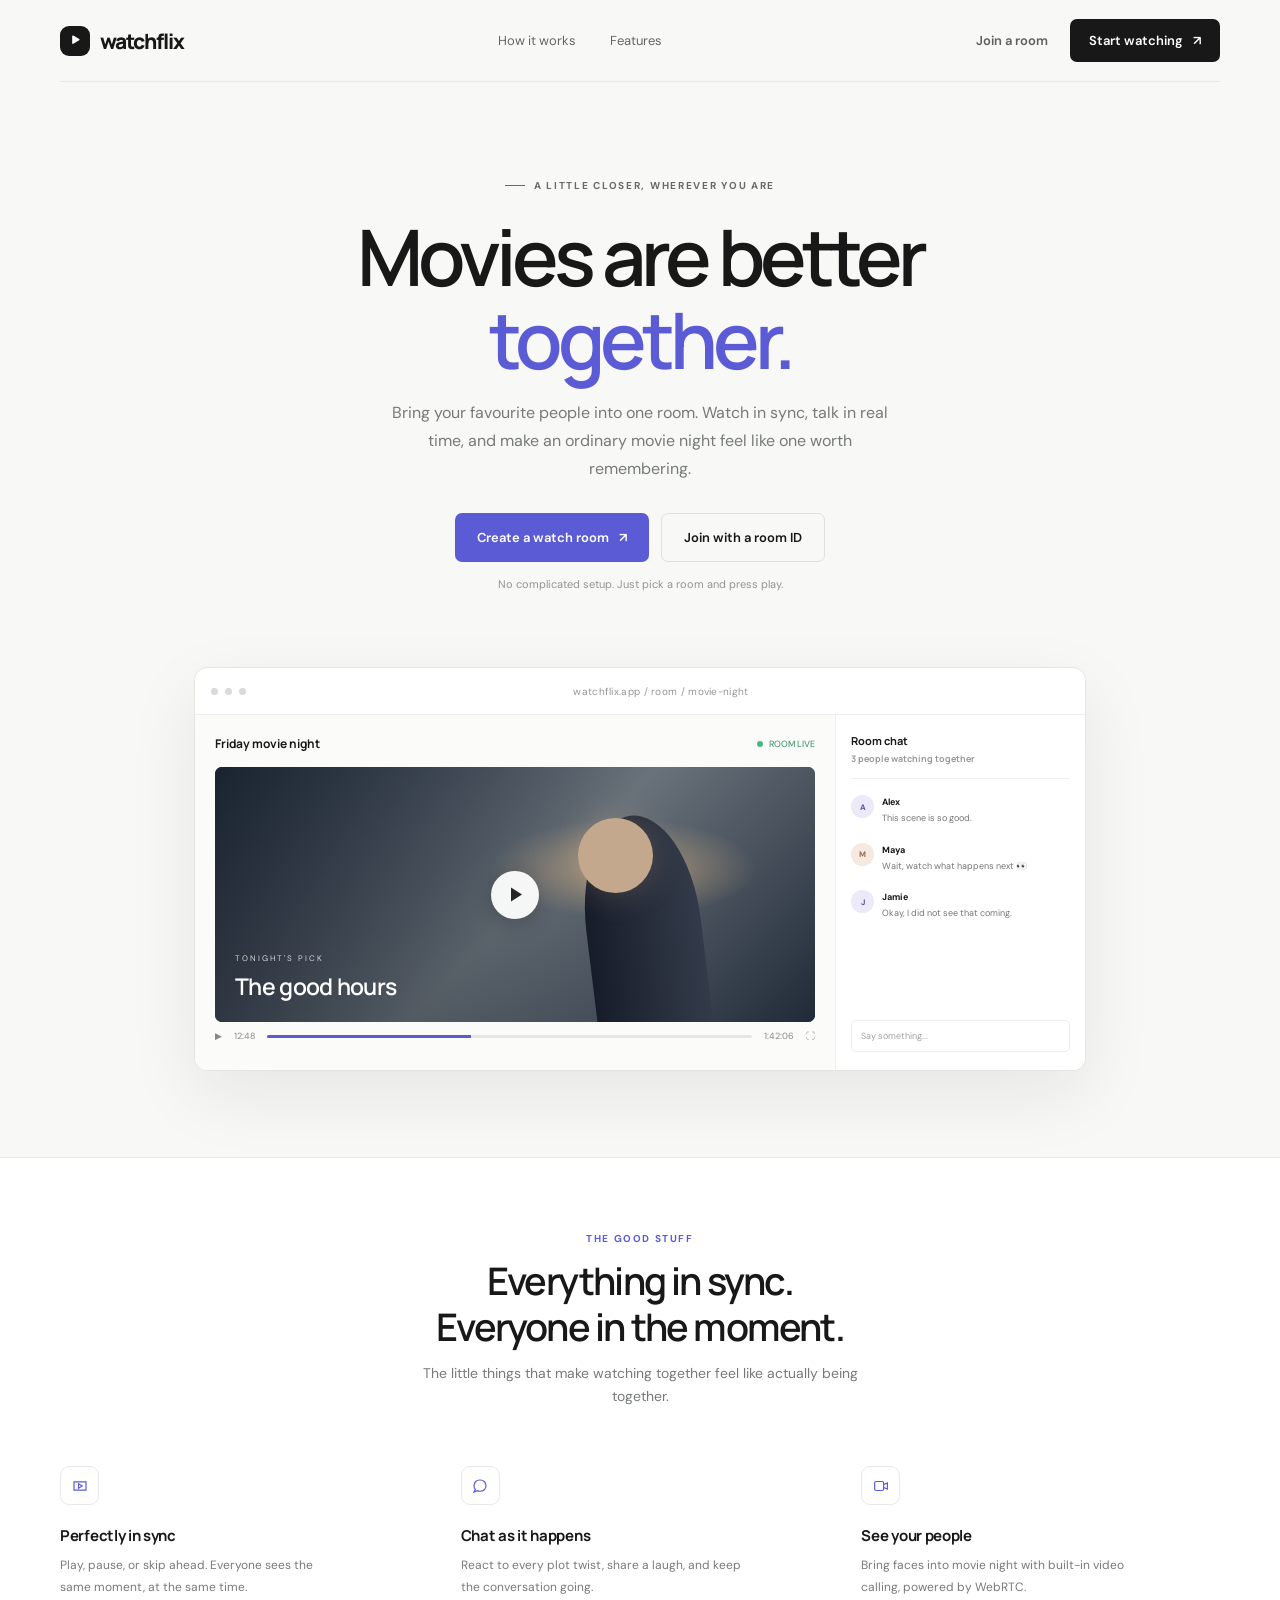
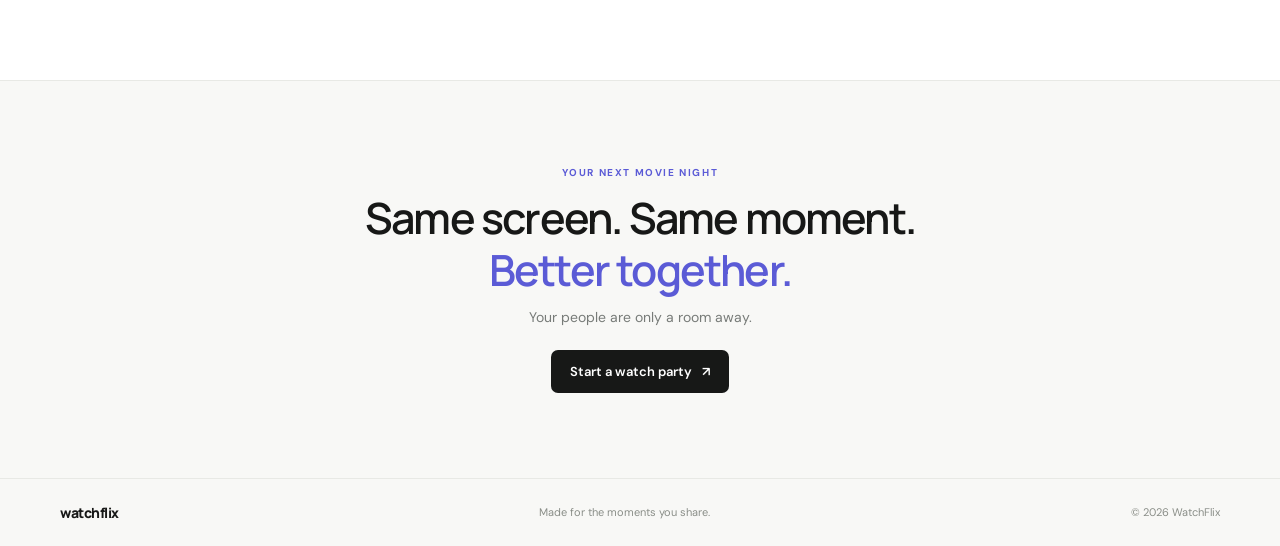
<file: src/main/resources/static/index.html>
<!DOCTYPE html>
<html lang="en">
<head>
  <meta charset="UTF-8">
  <meta name="viewport" content="width=device-width, initial-scale=1.0">
  <meta name="theme-color" content="#f8f8f6">
  <meta name="description" content="Watch together, wherever you are. Create a WatchFlix room and share the moment with friends.">
  <title>WatchFlix — Better together.</title>
  <link rel="preconnect" href="https://fonts.googleapis.com">
  <link rel="preconnect" href="https://fonts.gstatic.com" crossorigin>
  <link href="https://fonts.googleapis.com/css2?family=DM+Sans:wght@400;500;600;700&family=Manrope:wght@400;500;600;700;800&display=swap" rel="stylesheet">
  <style>
    :root{--paper:#f8f8f6;--ink:#171817;--muted:#777b78;--line:#e8e9e5;--accent:#5b5bd6;--accent-dark:#4949bc;--white:#fff}
    *{box-sizing:border-box}
    html{scroll-behavior:smooth}
    body{margin:0;background:var(--paper);color:var(--ink);font-family:'DM Sans',sans-serif;-webkit-font-smoothing:antialiased}
    a{color:inherit;text-decoration:none}
    button{font:inherit}
    .shell{width:min(1160px,calc(100% - 64px));margin:auto}
    .nav{height:82px;display:flex;align-items:center;justify-content:space-between;border-bottom:1px solid var(--line)}
    .brand{display:flex;align-items:center;gap:10px;font:800 21px 'Manrope',sans-serif;letter-spacing:-1px}
    .brand-mark{height:30px;width:30px;border-radius:9px;background:var(--ink);display:grid;place-items:center}
    .brand-mark svg{width:15px;height:15px}
    .nav-links{display:flex;align-items:center;gap:34px;color:#646864;font-size:13px}
    .nav-links a:hover{color:var(--ink)}
    .nav-actions{display:flex;align-items:center;gap:22px;font-size:13px;font-weight:600}
    .text-link{color:#5d615d}
    .button{display:inline-flex;align-items:center;justify-content:center;gap:10px;border:0;border-radius:7px;padding:13px 19px;font-weight:600;font-size:13px;cursor:pointer;transition:transform .18s,background .18s}
    .button:hover{transform:translateY(-1px)}
    .button-dark{background:var(--ink);color:white}
    .button-dark:hover{background:#333633}
    .button-purple{background:var(--accent);color:white}
    .button-purple:hover{background:var(--accent-dark)}
    .hero{padding:88px 0 76px;text-align:center}
    .eyebrow{display:inline-flex;align-items:center;gap:9px;color:#676b67;text-transform:uppercase;letter-spacing:1.7px;font-size:10px;font-weight:700}
    .eyebrow:before{content:"";height:1px;width:20px;background:var(--accent)}
    h1{font:600 clamp(48px,7vw,78px)/1.06 'Manrope',sans-serif;letter-spacing:-5px;margin:23px auto 19px;max-width:850px}
    h1 span{color:var(--accent)}
    .hero-copy{font-size:16px;line-height:1.75;color:var(--muted);max-width:520px;margin:0 auto}
    .hero-actions{display:flex;justify-content:center;gap:12px;margin-top:30px}
    .hero-actions .button{padding:15px 22px}
    .button-outline{background:transparent;border:1px solid #dfe1dc;color:var(--ink)}
    .button-outline:hover{background:white}
    .microcopy{font-size:11px;color:#929691;margin-top:15px}
    .preview-wrap{max-width:940px;margin:0 auto;padding:0 24px 86px}
    .preview{background:#fff;border:1px solid #e4e5e1;border-radius:13px;box-shadow:0 24px 70px rgba(25,27,24,.08);overflow:hidden}
    .preview-top{height:47px;border-bottom:1px solid #eeefeb;display:flex;align-items:center;padding:0 16px;gap:7px}
    .dot{height:7px;width:7px;border-radius:50%;background:#d9dbd6}
    .preview-label{margin-left:auto;margin-right:auto;font-size:10px;color:#929791;letter-spacing:.3px}
    .preview-body{display:grid;grid-template-columns:minmax(0,1fr) 250px;min-height:350px}
    .screen{padding:20px;background:#fbfbfa}
    .screen-head{display:flex;align-items:center;justify-content:space-between;margin-bottom:15px}
    .room-title{font:700 12px 'Manrope',sans-serif}
    .live{font-size:9px;color:#2e8d61;display:flex;align-items:center;gap:6px}
    .live:before{content:"";height:6px;width:6px;background:#48b982;border-radius:50%}
    .video-frame{height:255px;border-radius:7px;position:relative;overflow:hidden;background:linear-gradient(145deg,#292f42,#59647a 48%,#252d3d);display:grid;place-items:center}
    .film-art{position:absolute;inset:0;background:linear-gradient(90deg,rgba(12,16,26,.45),transparent 70%),radial-gradient(ellipse at 68% 40%,rgba(211,176,130,.7),transparent 23%),linear-gradient(135deg,#263344 0%,#69727a 52%,#202a38 100%)}
    .film-art:before{content:"";position:absolute;right:19%;bottom:-5%;width:115px;height:220px;background:linear-gradient(90deg,#171c29,#333b4a);border-radius:50% 50% 0 0;transform:rotate(-7deg)}
    .film-art:after{content:"";position:absolute;right:27%;top:20%;height:75px;width:75px;border-radius:50%;background:#c4a88d;box-shadow:0 0 34px rgba(226,191,145,.24)}
    .film-caption{position:absolute;left:20px;bottom:20px;color:white;text-align:left;z-index:1}
    .film-caption small{font-size:8px;letter-spacing:2px;text-transform:uppercase;opacity:.8}
    .film-caption strong{display:block;font:600 23px 'Manrope',sans-serif;letter-spacing:-.7px;margin-top:4px}
    .play{position:relative;z-index:2;height:48px;width:48px;border-radius:50%;background:rgba(255,255,255,.94);display:grid;place-items:center;box-shadow:0 5px 20px #0003}
    .play svg{margin-left:3px}
    .video-controls{height:28px;display:flex;align-items:center;gap:12px;color:#858a84;font-size:9px}
    .progress{height:3px;background:#e5e6e1;flex:1;border-radius:5px;overflow:hidden}
    .progress i{display:block;width:42%;height:100%;background:var(--accent)}
    .chat{border-left:1px solid #eeefeb;padding:18px 15px;display:flex;flex-direction:column;background:#fff}
    .chat-heading{font:700 11px 'Manrope',sans-serif;padding-bottom:13px;border-bottom:1px solid #f0f0ed}
    .chat-sub{font-size:9px;color:#969a94;margin-top:4px}
    .chat-messages{display:flex;flex-direction:column;gap:17px;padding-top:16px}
    .message{display:flex;gap:8px;align-items:flex-start}
    .avatar{height:23px;width:23px;border-radius:50%;display:grid;place-items:center;background:#eceaf9;color:#5551a8;font-size:8px;font-weight:700;flex:none}
    .avatar.peach{background:#f6e9df;color:#9a684d}
    .message b{font-size:9px;display:block;margin:1px 0 4px}
    .message p{font-size:9px;color:#737872;line-height:1.5;margin:0}
    .chat-input{margin-top:auto;border:1px solid #eceee9;border-radius:5px;padding:9px;color:#a0a49e;font-size:9px}
    .features{padding:74px 0 82px;border-top:1px solid var(--line);border-bottom:1px solid var(--line);background:#fff}
    .section-kicker{text-align:center;color:var(--accent);font-weight:700;text-transform:uppercase;letter-spacing:1.6px;font-size:10px}
    h2{font:600 38px/1.2 'Manrope',sans-serif;letter-spacing:-1.8px;text-align:center;margin:13px 0 12px}
    .section-copy{text-align:center;color:var(--muted);font-size:14px;line-height:1.7;max-width:465px;margin:0 auto}
    .feature-grid{display:grid;grid-template-columns:repeat(3,1fr);gap:42px;margin-top:57px}
    .feature-icon{height:39px;width:39px;border:1px solid var(--line);border-radius:9px;display:grid;place-items:center;color:var(--accent);margin-bottom:20px}
    .feature-icon svg{width:18px;height:18px}
    .feature h3{font:700 15px 'Manrope',sans-serif;margin:0 0 9px;letter-spacing:-.3px}
    .feature p{font-size:12px;color:var(--muted);line-height:1.8;margin:0;max-width:280px}
    .closing{padding:85px 0;text-align:center}
    .closing h2{font-size:43px}
    .closing p{color:var(--muted);font-size:14px;margin:12px 0 24px}
    footer{border-top:1px solid var(--line);padding:24px 0;color:#8a8e88;font-size:11px}
    .footer-inner{display:flex;justify-content:space-between;align-items:center}
    .footer-brand{font:800 14px 'Manrope',sans-serif;color:var(--ink);letter-spacing:-.5px}
    @media(max-width:700px){.shell{width:min(100% - 36px,1160px)}.nav{height:70px}.nav-links{display:none}.nav-actions{gap:13px}.nav-actions .text-link{display:none}.brand{font-size:19px}.hero{padding:73px 0 54px}h1{letter-spacing:-3px;font-size:52px}.hero-copy{font-size:14px}.preview-wrap{padding:0 0 66px}.preview-body{grid-template-columns:1fr}.chat{display:none}.video-frame{height:220px}.screen{padding:13px}.feature-grid{grid-template-columns:1fr;gap:32px;margin-top:40px}.features{padding:62px 0}.feature{display:grid;grid-template-columns:42px 1fr;column-gap:14px}.feature-icon{grid-row:span 2;margin:0}.feature h3{margin-top:2px}.feature p{max-width:none}h2{font-size:32px}.closing h2{font-size:36px}.footer-inner{gap:15px;flex-wrap:wrap}}
    @media(max-width:390px){h1{font-size:45px}.hero-actions{flex-direction:column;align-items:center}.hero-actions .button{width:100%;max-width:240px}}
  </style>
</head>
<body>
  <header class="shell nav">
    <a class="brand" href="/" aria-label="WatchFlix home">
      <span class="brand-mark"><svg viewBox="0 0 18 18" fill="none" aria-hidden="true"><path d="M5 3.8c0-.7.8-1.1 1.4-.7l7 4.2a.8.8 0 0 1 0 1.4l-7 4.2c-.6.4-1.4 0-1.4-.7V3.8Z" fill="white"/></svg></span>
      watchflix
    </a>
    <nav class="nav-links" aria-label="Main navigation">
      <a href="#how-it-works">How it works</a>
      <a href="#features">Features</a>
    </nav>
    <div class="nav-actions">
      <a class="text-link" href="join.html">Join a room</a>
      <a class="button button-dark" href="join.html">Start watching <span aria-hidden="true">↗</span></a>
    </div>
  </header>

  <main>
    <section class="shell hero" id="how-it-works">
      <div class="eyebrow">A little closer, wherever you are</div>
      <h1>Movies are better<br><span>together.</span></h1>
      <p class="hero-copy">Bring your favourite people into one room. Watch in sync, talk in real time, and make an ordinary movie night feel like one worth remembering.</p>
      <div class="hero-actions">
        <a class="button button-purple" href="join.html">Create a watch room <span aria-hidden="true">↗</span></a>
        <a class="button button-outline" href="join.html">Join with a room ID</a>
      </div>
      <div class="microcopy">No complicated setup. Just pick a room and press play.</div>
    </section>

    <section class="preview-wrap" aria-label="WatchFlix room preview">
      <div class="preview">
        <div class="preview-top"><i class="dot"></i><i class="dot"></i><i class="dot"></i><div class="preview-label">watchflix.app / room / movie-night</div></div>
        <div class="preview-body">
          <div class="screen">
            <div class="screen-head"><div class="room-title">Friday movie night</div><div class="live">ROOM LIVE</div></div>
            <div class="video-frame">
              <div class="film-art"></div>
              <div class="play" aria-hidden="true"><svg width="15" height="17" viewBox="0 0 15 17" fill="none"><path d="M2 1.5 13 8.5 2 15.5V1.5Z" fill="#25262A"/></svg></div>
              <div class="film-caption"><small>Tonight's pick</small><strong>The good hours</strong></div>
            </div>
            <div class="video-controls"><span>▶</span><span>12:48</span><div class="progress"><i></i></div><span>1:42:06</span><span>⛶</span></div>
          </div>
          <aside class="chat">
            <div class="chat-heading">Room chat<div class="chat-sub">3 people watching together</div></div>
            <div class="chat-messages">
              <div class="message"><div class="avatar">A</div><div><b>Alex</b><p>This scene is so good.</p></div></div>
              <div class="message"><div class="avatar peach">M</div><div><b>Maya</b><p>Wait, watch what happens next 👀</p></div></div>
              <div class="message"><div class="avatar">J</div><div><b>Jamie</b><p>Okay, I did not see that coming.</p></div></div>
            </div>
            <div class="chat-input">Say something...</div>
          </aside>
        </div>
      </div>
    </section>

    <section class="features" id="features">
      <div class="shell">
        <div class="section-kicker">The good stuff</div>
        <h2>Everything in sync.<br>Everyone in the moment.</h2>
        <p class="section-copy">The little things that make watching together feel like actually being together.</p>
        <div class="feature-grid">
          <article class="feature">
            <div class="feature-icon"><svg viewBox="0 0 24 24" fill="none" stroke="currentColor" stroke-width="1.6"><path d="M4 6.5h16v11H4z"/><path d="m10 9 5 3-5 3V9Z"/></svg></div>
            <h3>Perfectly in sync</h3>
            <p>Play, pause, or skip ahead. Everyone sees the same moment, at the same time.</p>
          </article>
          <article class="feature">
            <div class="feature-icon"><svg viewBox="0 0 24 24" fill="none" stroke="currentColor" stroke-width="1.6"><path d="M20 11.5a7.5 7.5 0 0 1-8 7.5 8.6 8.6 0 0 1-3.7-.8L4 20l1.7-3.7A7.2 7.2 0 0 1 4 11.5 7.5 7.5 0 0 1 12 4a7.5 7.5 0 0 1 8 7.5Z"/></svg></div>
            <h3>Chat as it happens</h3>
            <p>React to every plot twist, share a laugh, and keep the conversation going.</p>
          </article>
          <article class="feature">
            <div class="feature-icon"><svg viewBox="0 0 24 24" fill="none" stroke="currentColor" stroke-width="1.6"><rect x="3.5" y="6" width="12" height="12" rx="2"/><path d="m15.5 10 5-2v8l-5-2"/></svg></div>
            <h3>See your people</h3>
            <p>Bring faces into movie night with built-in video calling, powered by WebRTC.</p>
          </article>
        </div>
      </div>
    </section>

    <section class="closing shell">
      <div class="section-kicker">Your next movie night</div>
      <h2>Same screen. Same moment.<br><span style="color:var(--accent)">Better together.</span></h2>
      <p>Your people are only a room away.</p>
      <a class="button button-dark" href="join.html">Start a watch party <span aria-hidden="true">↗</span></a>
    </section>
  </main>

  <footer><div class="shell footer-inner"><a class="footer-brand" href="/">watchflix</a><span>Made for the moments you share.</span><span>© 2026 WatchFlix</span></div></footer>
</body>
</html>
</file>
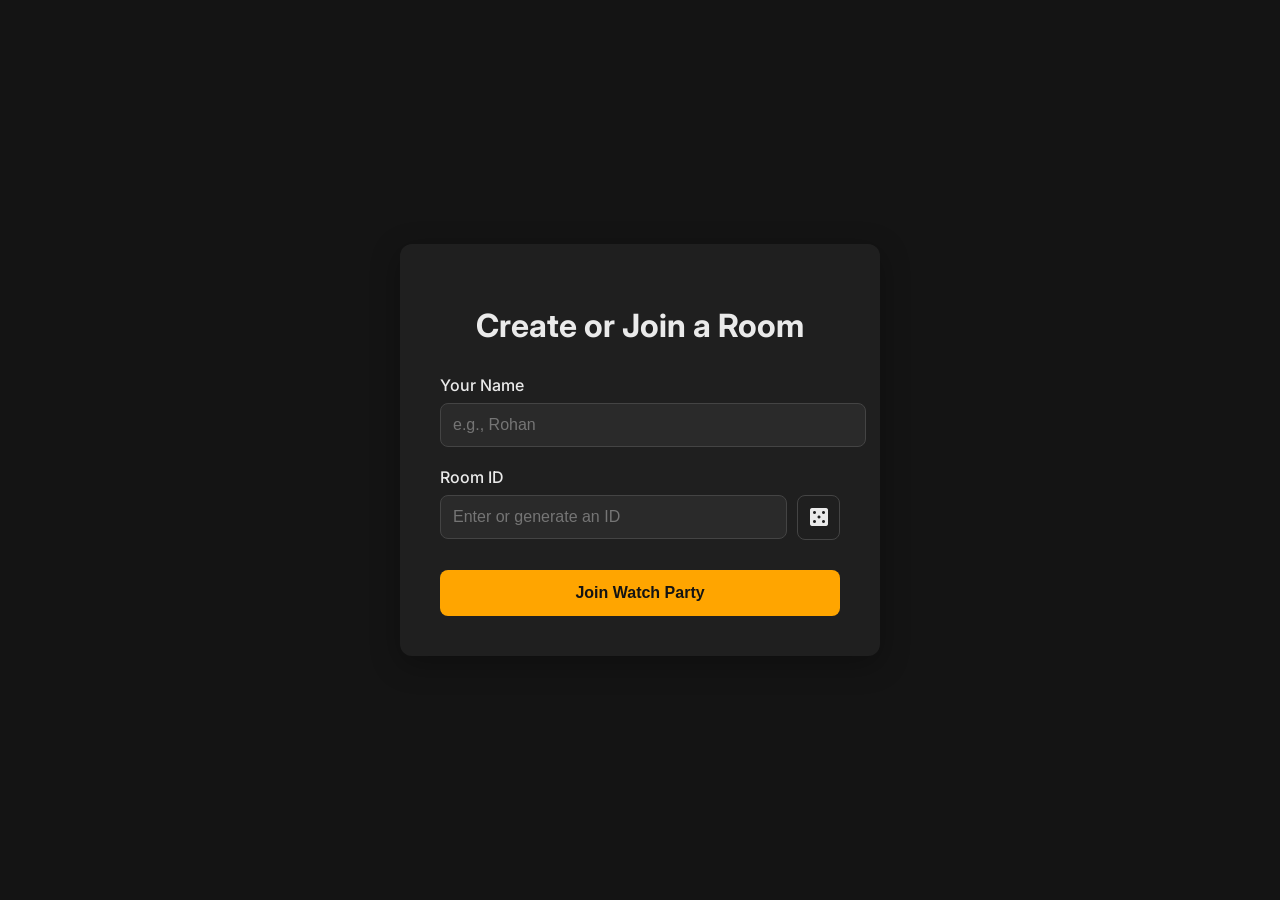
<file: src/main/resources/static/join.html>
<!DOCTYPE html>
<html lang="en">
<head>
    <meta charset="UTF-8">
    <meta name="viewport" content="width=device-width, initial-scale=1.0">
    <title>Join a Watch Party</title>
    <link rel="preconnect" href="https://fonts.googleapis.com">
    <link rel="preconnect" href="https://fonts.gstatic.com" crossorigin>
    <link href="https://fonts.googleapis.com/css2?family=Inter:wght@400;500;700&display=swap" rel="stylesheet">
    <!-- NEW: Added Material Icons for the new button -->
    <link href="https://fonts.googleapis.com/icon?family=Material+Icons" rel="stylesheet">
    <style>
        :root {
            --bg-color: #141414;
            --surface-color: #1F1F1F;
            --primary-text-color: #EAEAEA;
            --accent-color: #FFA500;
            --accent-hover: #FFC14D;
        }
        body {
            font-family: 'Inter', sans-serif;
            background-color: var(--bg-color);
            color: var(--primary-text-color);
            display: flex;
            justify-content: center;
            align-items: center;
            height: 100vh;
            margin: 0;
        }
        .join-container {
            background-color: var(--surface-color);
            padding: 40px;
            border-radius: 12px;
            text-align: center;
            box-shadow: 0 8px 30px rgba(0,0,0,0.3);
            width: 100%;
            max-width: 400px;
        }
        h1 {
            margin-bottom: 30px;
        }
        .input-group {
            margin-bottom: 20px;
            text-align: left;
        }
        label {
            display: block;
            margin-bottom: 8px;
            font-weight: 500;
        }
        input {
            width: 100%;
            padding: 12px;
            border-radius: 8px;
            border: 1px solid #444;
            background-color: #2a2a2a;
            color: var(--primary-text-color);
            font-size: 16px;
        }
        /* NEW: Wrapper for the Room ID input and the new button */
        .room-id-wrapper {
            display: flex;
            align-items: center;
            gap: 10px;
        }
        /* NEW: Style for the generate button */
        #generate-room-btn {
            background: none;
            border: 1px solid #444;
            color: var(--primary-text-color);
            border-radius: 8px;
            height: 45px;
            width: 50px;
            cursor: pointer;
            display: flex;
            align-items: center;
            justify-content: center;
            transition: background-color 0.2s, border-color 0.2s;
        }
        #generate-room-btn:hover {
            background-color: #2a2a2a;
            border-color: var(--accent-color);
        }
        #join-btn {
            width: 100%;
            padding: 14px;
            border: none;
            border-radius: 8px;
            background-color: var(--accent-color);
            color: #141414;
            font-size: 16px;
            font-weight: 700;
            cursor: pointer;
            transition: background-color 0.2s;
            margin-top: 10px;
        }
        #join-btn:hover {
            background-color: var(--accent-hover);
        }
    </style>
</head>
<body>
<div class="join-container">
    <h1>Create or Join a Room</h1>
    <form id="join-form">
        <div class="input-group">
            <label for="username">Your Name</label>
            <input type="text" id="username" placeholder="e.g., Rohan" required>
        </div>
        <div class="input-group">
            <label for="roomId">Room ID</label>
            <!-- NEW: Input is now inside a wrapper with the button -->
            <div class="room-id-wrapper">
                <input type="text" id="roomId" placeholder="Enter or generate an ID">
                <button type="button" id="generate-room-btn" title="Generate Random ID">
                    <i class="material-icons">casino</i>
                </button>
            </div>
        </div>
        <button type="submit" id="join-btn">Join Watch Party</button>
    </form>
</div>

<script>
    // NEW: Event listener for the generate button
    document.getElementById('generate-room-btn').addEventListener('click', function() {
        const randomId = 'room-' + Math.random().toString(36).substring(2, 8);
        document.getElementById('roomId').value = randomId;
    });

    document.getElementById('join-form').addEventListener('submit', function(event) {
        event.preventDefault();

        const user = document.getElementById('username').value.trim();
        let room = document.getElementById('roomId').value.trim();

        // Fallback: If room ID is still empty after all, generate one.
        if (!room) {
            room = 'room-' + Math.random().toString(36).substring(2, 8);
        }

        // Redirect to the player page with user and room info
        window.location.href = `player.html?user=${encodeURIComponent(user)}&room=${encodeURIComponent(room)}`;
    });
</script>
</body>
</html>
</file>
